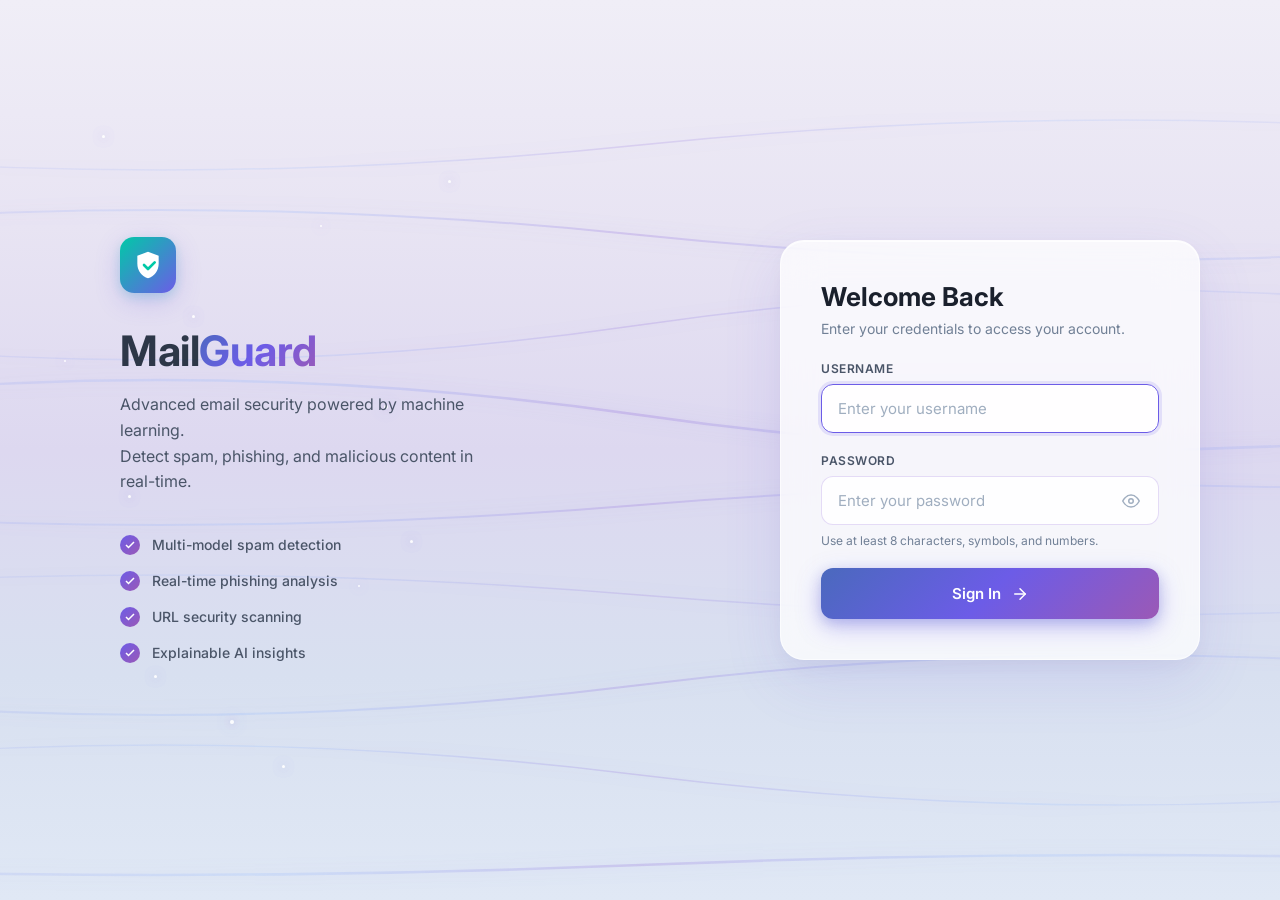
<file: templates/login.html>
<!DOCTYPE html>
<html lang="en">
<head>
    <meta charset="UTF-8">
    <meta name="viewport" content="width=device-width, initial-scale=1.0">
    <title>Login — MailGuard</title>
    <link href="https://fonts.googleapis.com/css2?family=Inter:wght@400;500;600;700&display=swap" rel="stylesheet">
    <style>
        * {
            margin: 0;
            padding: 0;
            box-sizing: border-box;
        }

        body {
            font-family: 'Inter', -apple-system, BlinkMacSystemFont, 'Segoe UI', sans-serif;
            min-height: 100vh;
            overflow: hidden;
            position: relative;
        }

        /* Background - Soft gradient from lavender to pale blue */
        .background {
            position: fixed;
            top: 0;
            left: 0;
            width: 100%;
            height: 100%;
            background: linear-gradient(180deg, 
                #f0eef7 0%, 
                #e8e4f3 25%,
                #ddd8f0 50%,
                #d8e0f0 75%,
                #e0e8f5 100%);
            z-index: -2;
        }

        /* Flowing curved waves using SVG */
        .neural-waves {
            position: fixed;
            top: 0;
            left: 0;
            width: 100%;
            height: 100%;
            z-index: -1;
            overflow: hidden;
        }

        .wave-svg {
            position: absolute;
            width: 300%;
            height: 200px;
            left: -100%;
            opacity: 0.6;
        }

        .wave-path {
            fill: none;
            stroke: url(#waveGradient);
            stroke-width: 2;
            stroke-linecap: round;
            filter: drop-shadow(0 0 8px rgba(147, 112, 219, 0.5))
                    drop-shadow(0 0 16px rgba(138, 180, 255, 0.3));
            animation: waveFlow linear infinite;
        }

        .wave-svg:nth-child(1) { top: 5%; animation-delay: 0s; }
        .wave-svg:nth-child(1) .wave-path { animation-duration: 25s; stroke-width: 1.5; opacity: 0.4; }
        
        .wave-svg:nth-child(2) { top: 15%; animation-delay: -3s; }
        .wave-svg:nth-child(2) .wave-path { animation-duration: 22s; stroke-width: 2; opacity: 0.5; }
        
        .wave-svg:nth-child(3) { top: 25%; animation-delay: -6s; }
        .wave-svg:nth-child(3) .wave-path { animation-duration: 28s; stroke-width: 1.5; opacity: 0.45; }
        
        .wave-svg:nth-child(4) { top: 35%; animation-delay: -9s; }
        .wave-svg:nth-child(4) .wave-path { animation-duration: 24s; stroke-width: 2.5; opacity: 0.55; }
        
        .wave-svg:nth-child(5) { top: 45%; animation-delay: -12s; }
        .wave-svg:nth-child(5) .wave-path { animation-duration: 20s; stroke-width: 2; opacity: 0.5; }
        
        .wave-svg:nth-child(6) { top: 55%; animation-delay: -4s; }
        .wave-svg:nth-child(6) .wave-path { animation-duration: 26s; stroke-width: 1.5; opacity: 0.4; }
        
        .wave-svg:nth-child(7) { top: 65%; animation-delay: -8s; }
        .wave-svg:nth-child(7) .wave-path { animation-duration: 23s; stroke-width: 2; opacity: 0.5; }
        
        .wave-svg:nth-child(8) { top: 75%; animation-delay: -11s; }
        .wave-svg:nth-child(8) .wave-path { animation-duration: 27s; stroke-width: 1.5; opacity: 0.45; }
        
        .wave-svg:nth-child(9) { top: 85%; animation-delay: -2s; }
        .wave-svg:nth-child(9) .wave-path { animation-duration: 21s; stroke-width: 2.5; opacity: 0.5; }

        @keyframes waveFlow {
            0% { 
                transform: translateX(0);
            }
            100% { 
                transform: translateX(33.33%);
            }
        }

        /* Glowing particles */
        .particles {
            position: fixed;
            top: 0;
            left: 0;
            width: 100%;
            height: 100%;
            z-index: -1;
            pointer-events: none;
        }

        .particle {
            position: absolute;
            width: 3px;
            height: 3px;
            background: rgba(255, 255, 255, 0.9);
            border-radius: 50%;
            box-shadow: 0 0 10px rgba(147, 112, 219, 0.6),
                        0 0 20px rgba(138, 180, 255, 0.4);
            animation: twinkle 4s ease-in-out infinite;
        }

        .particle:nth-child(1) { top: 15%; left: 8%; animation-delay: 0s; }
        .particle:nth-child(2) { top: 25%; left: 25%; animation-delay: 0.5s; width: 2px; height: 2px; }
        .particle:nth-child(3) { top: 35%; left: 15%; animation-delay: 1s; }
        .particle:nth-child(4) { top: 45%; left: 30%; animation-delay: 1.5s; width: 4px; height: 4px; }
        .particle:nth-child(5) { top: 55%; left: 10%; animation-delay: 2s; }
        .particle:nth-child(6) { top: 65%; left: 28%; animation-delay: 2.5s; width: 2px; height: 2px; }
        .particle:nth-child(7) { top: 75%; left: 12%; animation-delay: 3s; }
        .particle:nth-child(8) { top: 85%; left: 22%; animation-delay: 3.5s; width: 3px; height: 3px; }
        .particle:nth-child(9) { top: 20%; left: 35%; animation-delay: 1.2s; }
        .particle:nth-child(10) { top: 40%; left: 5%; animation-delay: 2.8s; width: 2px; height: 2px; }
        .particle:nth-child(11) { top: 60%; left: 32%; animation-delay: 0.8s; }
        .particle:nth-child(12) { top: 80%; left: 18%; animation-delay: 2.2s; width: 4px; height: 4px; }

        @keyframes twinkle {
            0%, 100% { opacity: 0.3; transform: scale(0.8); }
            50% { opacity: 1; transform: scale(1.2); }
        }

        /* Main container - split layout */
        .container {
            display: flex;
            min-height: 100vh;
            width: 100%;
            max-width: 1440px;
            margin: 0 auto;
            padding: 0 80px;
            align-items: center;
            gap: 80px;
        }

        /* Left section - Branding */
        .brand-section {
            flex: 1;
            display: flex;
            flex-direction: column;
            padding-left: 40px;
        }

        .logo-icon {
            width: 56px;
            height: 56px;
            background: linear-gradient(135deg, #00c9a7 0%, #6c5ce7 100%);
            border-radius: 14px;
            display: flex;
            align-items: center;
            justify-content: center;
            margin-bottom: 32px;
            box-shadow: 0 8px 24px rgba(108, 92, 231, 0.25),
                        0 4px 12px rgba(0, 201, 167, 0.2);
        }

        .logo-icon svg {
            width: 32px;
            height: 32px;
            fill: white;
        }

        .brand-title {
            font-size: 42px;
            font-weight: 700;
            margin-bottom: 16px;
            letter-spacing: -0.5px;
        }

        .brand-title .mail {
            color: #2d3748;
        }

        .brand-title .guard {
            background: linear-gradient(135deg, #4a69bd 0%, #6c5ce7 50%, #9b59b6 100%);
            -webkit-background-clip: text;
            -webkit-text-fill-color: transparent;
            background-clip: text;
        }

        .brand-subtitle {
            font-size: 16px;
            color: #4a5568;
            line-height: 1.6;
            margin-bottom: 40px;
            max-width: 380px;
        }

        .feature-list {
            display: flex;
            flex-direction: column;
            gap: 16px;
        }

        .feature-item {
            display: flex;
            align-items: center;
            gap: 12px;
            font-size: 14px;
            color: #4a5568;
            font-weight: 500;
        }

        .feature-icon {
            width: 20px;
            height: 20px;
            background: linear-gradient(135deg, #6c5ce7 0%, #9b59b6 100%);
            border-radius: 50%;
            display: flex;
            align-items: center;
            justify-content: center;
            flex-shrink: 0;
        }

        .feature-icon svg {
            width: 12px;
            height: 12px;
            stroke: white;
            stroke-width: 3;
        }

        /* Right section - Login Card */
        .login-section {
            width: 420px;
            flex-shrink: 0;
        }

        .login-card {
            background: rgba(255, 255, 255, 0.75);
            backdrop-filter: blur(20px);
            -webkit-backdrop-filter: blur(20px);
            border: 1px solid rgba(255, 255, 255, 0.6);
            border-radius: 24px;
            padding: 40px;
            box-shadow: 0 20px 60px rgba(108, 92, 231, 0.12),
                        0 8px 24px rgba(0, 0, 0, 0.04),
                        inset 0 1px 0 rgba(255, 255, 255, 0.8);
        }

        .card-header {
            margin-bottom: 24px;
        }

        .card-title {
            font-size: 26px;
            font-weight: 700;
            color: #1a202c;
            margin-bottom: 8px;
        }

        .card-subtitle {
            font-size: 14px;
            color: #718096;
        }

        .login-card-wrapper {
            position: relative;
        }

        /* Alert box - Success */
        .alert {
            display: flex;
            align-items: center;
            gap: 10px;
            padding: 14px 16px;
            background: rgba(108, 92, 231, 0.08);
            border: 1px solid rgba(108, 92, 231, 0.15);
            border-radius: 12px;
            margin-bottom: 24px;
            font-size: 13px;
            color: #6c5ce7;
            font-weight: 500;
        }

        /* Error Alert */
        .alert-error {
            display: none;
            align-items: center;
            gap: 10px;
            padding: 14px 16px;
            background: rgba(255, 71, 87, 0.08);
            border: 1px solid rgba(255, 71, 87, 0.2);
            border-radius: 12px;
            margin-bottom: 24px;
            font-size: 13px;
            color: #ff4757;
            font-weight: 500;
        }

        .alert-error.show {
            display: flex;
            animation: slideIn 0.3s ease;
        }

        @keyframes slideIn {
            from { opacity: 0; transform: translateY(-10px); }
            to { opacity: 1; transform: translateY(0); }
        }

        .alert-icon {
            width: 18px;
            height: 18px;
            flex-shrink: 0;
        }

        .alert-icon svg {
            width: 100%;
            height: 100%;
            stroke: currentColor;
            stroke-width: 2;
            fill: none;
        }

        .alert-error .alert-icon svg {
            stroke: #ff4757;
        }

        /* Form styles */
        .form-group {
            margin-bottom: 20px;
        }

        .form-label {
            display: block;
            font-size: 12px;
            font-weight: 600;
            color: #4a5568;
            text-transform: uppercase;
            letter-spacing: 0.5px;
            margin-bottom: 8px;
        }

        .input-wrapper {
            position: relative;
        }

        .form-input {
            width: 100%;
            padding: 14px 16px;
            background: rgba(255, 255, 255, 0.9);
            border: 1px solid rgba(147, 112, 219, 0.25);
            border-radius: 12px;
            font-size: 15px;
            color: #2d3748;
            font-family: inherit;
            transition: all 0.2s ease;
            outline: none;
        }

        .form-input:focus {
            border-color: #6c5ce7;
            box-shadow: 0 0 0 3px rgba(108, 92, 231, 0.15);
        }

        .form-input::placeholder {
            color: #a0aec0;
        }

        /* Password toggle */
        .password-toggle {
            position: absolute;
            right: 12px;
            top: 50%;
            transform: translateY(-50%);
            width: 32px;
            height: 32px;
            border: none;
            background: transparent;
            cursor: pointer;
            border-radius: 6px;
            display: flex;
            align-items: center;
            justify-content: center;
            color: #a0aec0;
            transition: all 0.2s ease;
        }

        .password-toggle:hover {
            color: #6c5ce7;
            background: rgba(108, 92, 231, 0.1);
        }

        .password-toggle svg {
            width: 18px;
            height: 18px;
        }

        .password-hint {
            font-size: 12px;
            color: #718096;
            margin-top: 8px;
        }

        /* Submit button */
        .submit-btn {
            width: 100%;
            padding: 16px 24px;
            background: linear-gradient(135deg, #4a69bd 0%, #6c5ce7 50%, #9b59b6 100%);
            color: white;
            border: none;
            border-radius: 12px;
            font-size: 15px;
            font-weight: 600;
            font-family: inherit;
            cursor: pointer;
            display: flex;
            align-items: center;
            justify-content: center;
            gap: 10px;
            transition: all 0.3s ease;
            box-shadow: 0 8px 24px rgba(108, 92, 231, 0.35),
                        0 4px 12px rgba(74, 105, 189, 0.25);
            margin-top: 8px;
        }

        .submit-btn:hover {
            transform: translateY(-2px);
            box-shadow: 0 12px 32px rgba(108, 92, 231, 0.45),
                        0 6px 16px rgba(74, 105, 189, 0.35);
        }

        .submit-btn:active {
            transform: translateY(0);
        }

        .submit-btn svg {
            width: 18px;
            height: 18px;
            transition: transform 0.2s ease;
        }

        .submit-btn:hover svg {
            transform: translateX(3px);
        }

        /* Success Overlay */
        .success-overlay {
            position: fixed;
            inset: 0;
            background: linear-gradient(180deg, #f0eef7 0%, #e8e4f3 100%);
            z-index: 9999;
            display: flex;
            align-items: center;
            justify-content: center;
            flex-direction: column;
            opacity: 0;
            pointer-events: none;
            transition: opacity 0.4s ease;
        }

        .success-overlay.active {
            opacity: 1;
            pointer-events: all;
        }

        .success-content {
            text-align: center;
            transform: translateY(20px);
            transition: transform 0.6s cubic-bezier(0.175, 0.885, 0.32, 1.275);
        }

        .success-overlay.active .success-content {
            transform: translateY(0);
        }

        .success-icon-wrapper {
            width: 80px;
            height: 80px;
            border-radius: 50%;
            background: rgba(108, 92, 231, 0.1);
            display: flex;
            align-items: center;
            justify-content: center;
            margin: 0 auto 24px;
            position: relative;
        }

        .success-icon-wrapper::before {
            content: '';
            position: absolute;
            inset: -10px;
            border-radius: 50%;
            border: 2px solid #6c5ce7;
            opacity: 0;
            animation: pulseRing 1.5s cubic-bezier(0.215, 0.61, 0.355, 1) infinite;
        }

        @keyframes pulseRing {
            0% { transform: scale(0.8); opacity: 0.5; }
            100% { transform: scale(1.3); opacity: 0; }
        }

        .success-icon-wrapper svg {
            width: 40px;
            height: 40px;
            stroke: #6c5ce7;
            stroke-width: 3;
            fill: none;
            animation: popIn 0.5s cubic-bezier(0.175, 0.885, 0.32, 1.275) forwards;
            animation-delay: 0.2s;
            opacity: 0;
            transform: scale(0);
        }

        @keyframes popIn {
            to { opacity: 1; transform: scale(1); }
        }

        .success-title {
            font-size: 28px;
            font-weight: 700;
            color: #1a202c;
            margin-bottom: 12px;
        }

        .success-subtitle {
            font-size: 16px;
            color: #5a5a7a;
            display: flex;
            align-items: center;
            justify-content: center;
            gap: 12px;
        }

        .spinner {
            width: 18px;
            height: 18px;
            border: 2px solid #d4d4e0;
            border-top-color: #6c5ce7;
            border-radius: 50%;
            animation: spin 1s linear infinite;
        }

        @keyframes spin {
            to { transform: rotate(360deg); }
        }
    </style>
</head>
<body>
    <!-- Success Overlay -->
    <div class="success-overlay" id="successOverlay">
        <div class="success-content">
            <div class="success-icon-wrapper">
                <svg viewBox="0 0 24 24">
                    <polyline points="20 6 9 17 4 12"></polyline>
                </svg>
            </div>
            <h2 class="success-title">Login Successful</h2>
            <div class="success-subtitle">
                <div class="spinner"></div>
                <span>Redirecting to your dashboard...</span>
            </div>
        </div>
    </div>

    <!-- Background layers -->
    <div class="background"></div>
    
    <div class="neural-waves">
        <svg class="wave-svg" viewBox="0 0 2000 200" preserveAspectRatio="none">
            <defs>
                <linearGradient id="waveGradient" x1="0%" y1="0%" x2="100%" y2="0%">
                    <stop offset="0%" stop-color="rgba(147, 112, 219, 0)"/>
                    <stop offset="20%" stop-color="rgba(147, 112, 219, 0.4)"/>
                    <stop offset="40%" stop-color="rgba(138, 180, 255, 0.7)"/>
                    <stop offset="50%" stop-color="rgba(147, 112, 219, 0.9)"/>
                    <stop offset="60%" stop-color="rgba(138, 180, 255, 0.7)"/>
                    <stop offset="80%" stop-color="rgba(147, 112, 219, 0.4)"/>
                    <stop offset="100%" stop-color="rgba(147, 112, 219, 0)"/>
                </linearGradient>
            </defs>
            <path class="wave-path" d="M0,100 Q250,50 500,100 T1000,100 T1500,100 T2000,100"/>
        </svg>
        <svg class="wave-svg" viewBox="0 0 2000 200" preserveAspectRatio="none">
            <path class="wave-path" d="M0,100 Q250,150 500,100 T1000,100 T1500,100 T2000,100"/>
        </svg>
        <svg class="wave-svg" viewBox="0 0 2000 200" preserveAspectRatio="none">
            <path class="wave-path" d="M0,100 Q250,30 500,100 T1000,100 T1500,100 T2000,100"/>
        </svg>
        <svg class="wave-svg" viewBox="0 0 2000 200" preserveAspectRatio="none">
            <path class="wave-path" d="M0,100 Q250,170 500,100 T1000,100 T1500,100 T2000,100"/>
        </svg>
        <svg class="wave-svg" viewBox="0 0 2000 200" preserveAspectRatio="none">
            <path class="wave-path" d="M0,100 Q250,60 500,100 T1000,100 T1500,100 T2000,100"/>
        </svg>
        <svg class="wave-svg" viewBox="0 0 2000 200" preserveAspectRatio="none">
            <path class="wave-path" d="M0,100 Q250,140 500,100 T1000,100 T1500,100 T2000,100"/>
        </svg>
        <svg class="wave-svg" viewBox="0 0 2000 200" preserveAspectRatio="none">
            <path class="wave-path" d="M0,100 Q250,40 500,100 T1000,100 T1500,100 T2000,100"/>
        </svg>
        <svg class="wave-svg" viewBox="0 0 2000 200" preserveAspectRatio="none">
            <path class="wave-path" d="M0,100 Q250,160 500,100 T1000,100 T1500,100 T2000,100"/>
        </svg>
        <svg class="wave-svg" viewBox="0 0 2000 200" preserveAspectRatio="none">
            <path class="wave-path" d="M0,100 Q250,80 500,100 T1000,100 T1500,100 T2000,100"/>
        </svg>
    </div>

    <div class="particles">
        <div class="particle"></div>
        <div class="particle"></div>
        <div class="particle"></div>
        <div class="particle"></div>
        <div class="particle"></div>
        <div class="particle"></div>
        <div class="particle"></div>
        <div class="particle"></div>
        <div class="particle"></div>
        <div class="particle"></div>
        <div class="particle"></div>
        <div class="particle"></div>
    </div>

    <!-- Main content -->
    <div class="container">
        <!-- Left Brand Section -->
        <div class="brand-section">
            <div class="logo-icon">
                <svg viewBox="0 0 24 24" xmlns="http://www.w3.org/2000/svg">
                    <path d="M12 2L4 5v6.09c0 5.05 3.41 9.76 8 10.91 4.59-1.15 8-5.86 8-10.91V5l-8-3z" fill="white"/>
                    <path d="M9 12l3 3 5-5" stroke="#00c9a7" stroke-width="2" fill="none" stroke-linecap="round" stroke-linejoin="round"/>
                </svg>
            </div>
            
            <h1 class="brand-title">
                <span class="mail">Mail</span><span class="guard">Guard</span>
            </h1>
            
            <p class="brand-subtitle">
                Advanced email security powered by machine learning.<br>
                Detect spam, phishing, and malicious content in real-time.
            </p>
            
            <div class="feature-list">
                <div class="feature-item">
                    <div class="feature-icon">
                        <svg viewBox="0 0 24 24" fill="none" xmlns="http://www.w3.org/2000/svg">
                            <polyline points="20 6 9 17 4 12"></polyline>
                        </svg>
                    </div>
                    <span>Multi-model spam detection</span>
                </div>
                <div class="feature-item">
                    <div class="feature-icon">
                        <svg viewBox="0 0 24 24" fill="none" xmlns="http://www.w3.org/2000/svg">
                            <polyline points="20 6 9 17 4 12"></polyline>
                        </svg>
                    </div>
                    <span>Real-time phishing analysis</span>
                </div>
                <div class="feature-item">
                    <div class="feature-icon">
                        <svg viewBox="0 0 24 24" fill="none" xmlns="http://www.w3.org/2000/svg">
                            <polyline points="20 6 9 17 4 12"></polyline>
                        </svg>
                    </div>
                    <span>URL security scanning</span>
                </div>
                <div class="feature-item">
                    <div class="feature-icon">
                        <svg viewBox="0 0 24 24" fill="none" xmlns="http://www.w3.org/2000/svg">
                            <polyline points="20 6 9 17 4 12"></polyline>
                        </svg>
                    </div>
                    <span>Explainable AI insights</span>
                </div>
            </div>
        </div>

        <!-- Right Login Section -->
        <div class="login-section">
            <div class="login-card-wrapper">
                <div class="login-card">
                    <div class="card-header">
                        <h2 class="card-title">Welcome Back</h2>
                        <p class="card-subtitle">Enter your credentials to access your account.</p>
                    </div>

                    <!-- Error Message (hidden by default) -->
                    <div class="alert-error" id="errorAlert">
                        <div class="alert-icon">
                            <svg viewBox="0 0 24 24">
                                <circle cx="12" cy="12" r="10"></circle>
                                <line x1="12" y1="8" x2="12" y2="12"></line>
                                <line x1="12" y1="16" x2="12.01" y2="16"></line>
                            </svg>
                        </div>
                        <span>Invalid username or password. Please try again.</span>
                    </div>

                    <form id="loginForm" method="POST" action="/login">
                        <div class="form-group">
                            <label class="form-label">Username</label>
                            <div class="input-wrapper">
                                <input type="text" name="username" class="form-input" placeholder="Enter your username" required autofocus autocomplete="off">
                            </div>
                        </div>

                        <div class="form-group">
                            <label class="form-label">Password</label>
                            <div class="input-wrapper">
                                <input type="password" name="password" id="passwordInput" class="form-input" placeholder="Enter your password" required autocomplete="new-password">
                                <button type="button" class="password-toggle" id="togglePassword" title="Show/Hide password">
                                    <svg id="eyeIcon" viewBox="0 0 24 24" fill="none" stroke="currentColor" stroke-width="2" stroke-linecap="round" stroke-linejoin="round">
                                        <path d="M1 12s4-8 11-8 11 8 11 8-4 8-11 8-11-8-11-8z"></path>
                                        <circle cx="12" cy="12" r="3"></circle>
                                    </svg>
                                </button>
                            </div>
                            
                            <p class="password-hint">Use at least 8 characters, symbols, and numbers.</p>
                        </div>

                        <button type="submit" class="submit-btn">
                            <span>Sign In</span>
                            <svg viewBox="0 0 24 24" fill="none" stroke="currentColor" stroke-width="2" stroke-linecap="round" stroke-linejoin="round">
                                <line x1="5" y1="12" x2="19" y2="12"></line>
                                <polyline points="12 5 19 12 12 19"></polyline>
                            </svg>
                        </button>
                    </form>
                </div>
            </div>
        </div>
    </div>

    <script>
        // Password visibility toggle
        const togglePassword = document.getElementById('togglePassword');
        const passwordInput = document.getElementById('passwordInput');
        const eyeIcon = document.getElementById('eyeIcon');

        togglePassword.addEventListener('click', function() {
            const type = passwordInput.getAttribute('type') === 'password' ? 'text' : 'password';
            passwordInput.setAttribute('type', type);
            
            // Update icon
            if (type === 'text') {
                eyeIcon.innerHTML = `
                    <path d="M17.94 17.94A10.07 10.07 0 0 1 12 20c-7 0-11-8-11-8a18.45 18.45 0 0 1 5.06-5.94M9.9 4.24A9.12 9.12 0 0 1 12 4c7 0 11 8 11 8a18.5 18.5 0 0 1-2.16 3.19m-6.72-1.07a3 3 0 1 1-4.24-4.24"></path>
                    <line x1="1" y1="1" x2="23" y2="23"></line>
                `;
            } else {
                eyeIcon.innerHTML = `
                    <path d="M1 12s4-8 11-8 11 8 11 8-4 8-11 8-11-8-11-8z"></path>
                    <circle cx="12" cy="12" r="3"></circle>
                `;
            }
        });

        // Form submission with validation
        document.getElementById('loginForm').addEventListener('submit', async function(e) {
            e.preventDefault();
            
            const formData = new FormData(this);
            const errorAlert = document.getElementById('errorAlert');
            const successOverlay = document.getElementById('successOverlay');
            
            try {
                // Send credentials to backend for validation
                const response = await fetch('/login', {
                    method: 'POST',
                    body: formData,
                    headers: {
                        'X-Requested-With': 'XMLHttpRequest',
                        'Accept': 'application/json'
                    }
                });
                
                // Always try to parse as JSON first (Flask returns JSON for AJAX)
                const data = await response.json();
                
                if (data.status === 'success') {
                    // Login successful - show redirect animation
                    successOverlay.classList.add('active');
                    setTimeout(() => {
                        window.location.href = data.redirect || '/';
                    }, 1500);
                } else {
                    // Login failed - show error
                    errorAlert.classList.add('show');
                }
                
            } catch (error) {
                // If JSON parsing fails or network error, fall back to regular form submit
                console.error('Login error:', error);
                this.submit();
            }
        });
        
        // Hide error when user starts typing
        document.querySelectorAll('.form-input').forEach(input => {
            input.addEventListener('input', () => {
                document.getElementById('errorAlert').classList.remove('show');
            });
        });
    </script>
</body>
</html>
</file>
